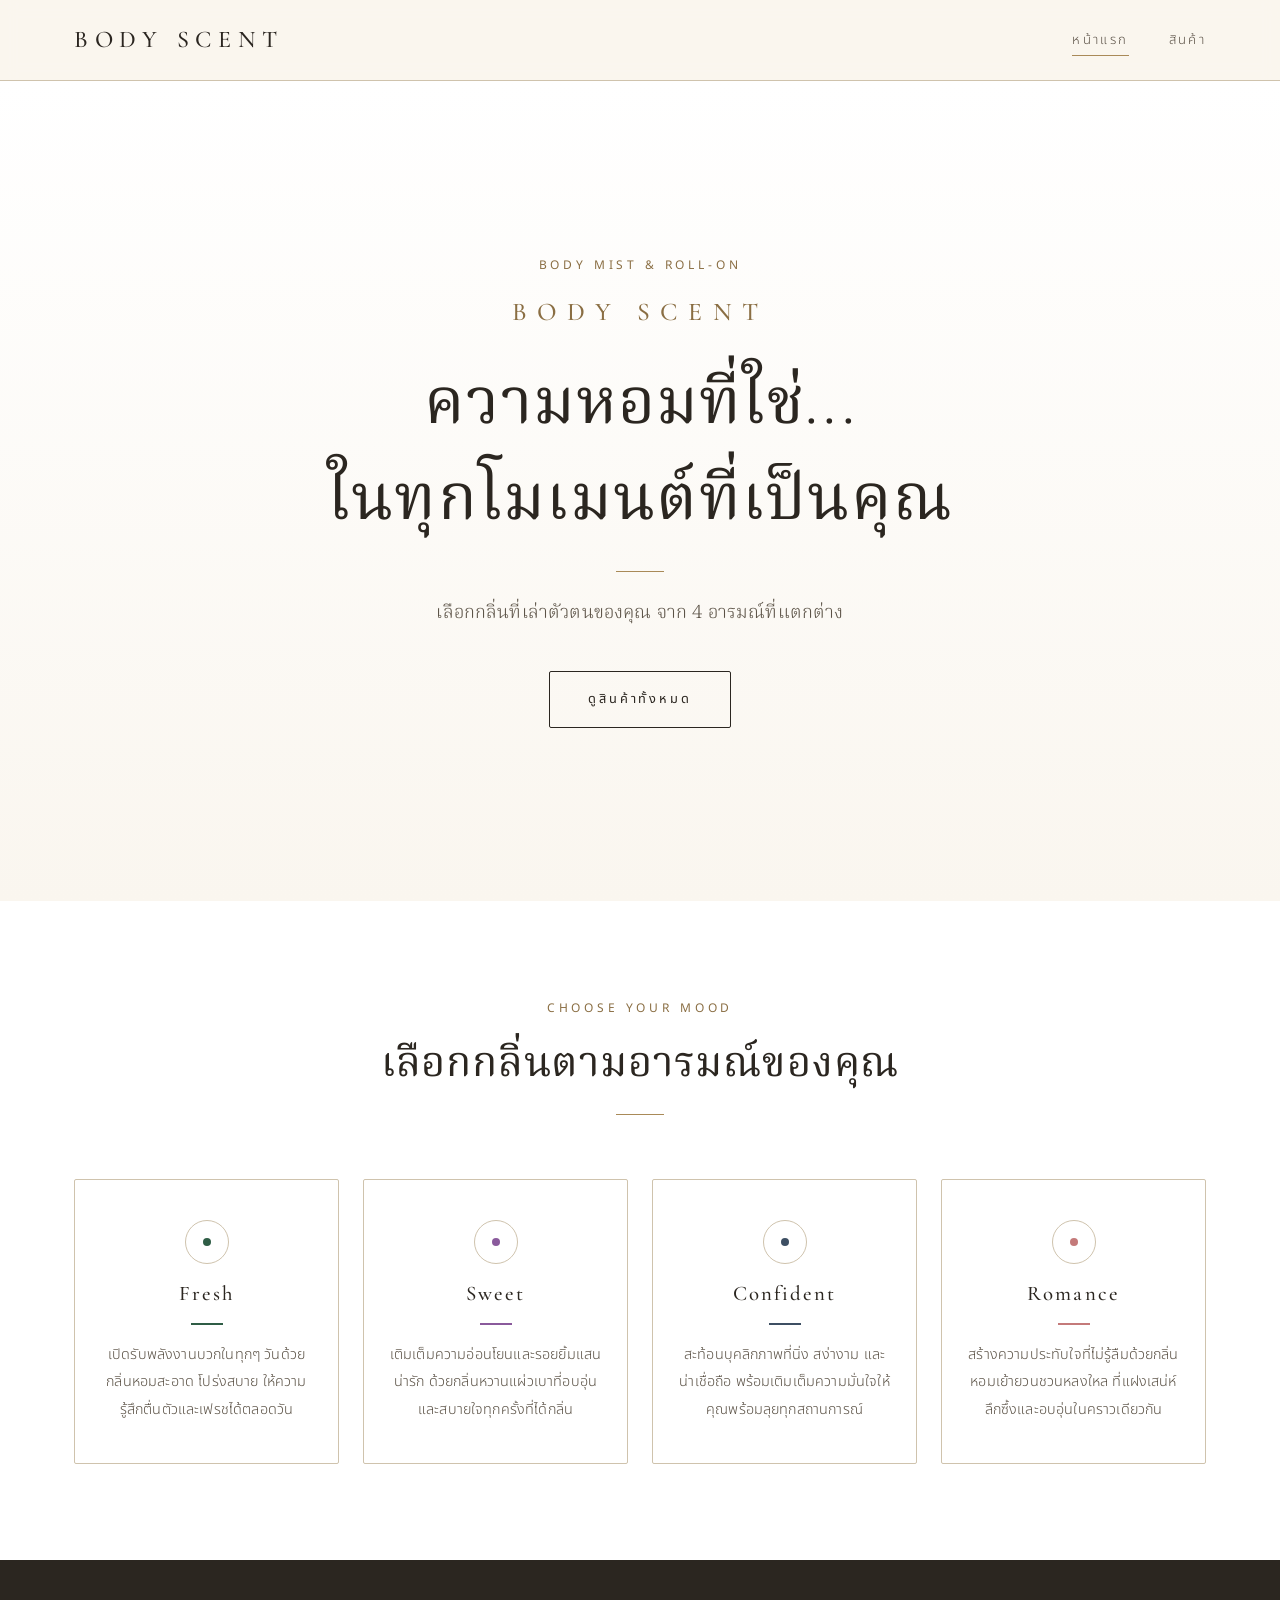
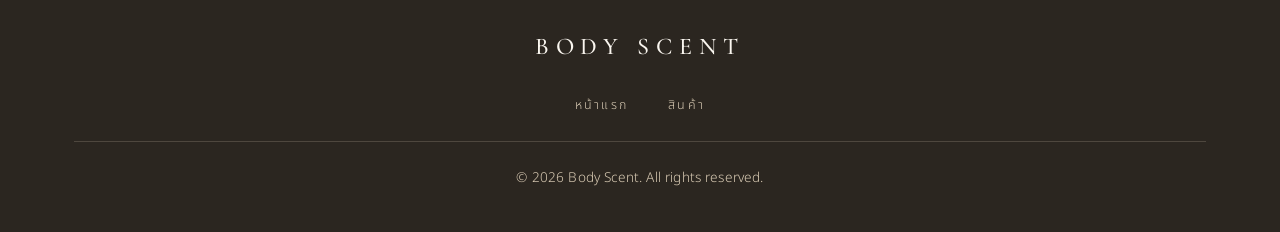
<file: index.html>
<!DOCTYPE html>
<html lang="th">
<head>
  <meta charset="UTF-8">
  <meta name="viewport" content="width=device-width, initial-scale=1.0">
  <title>Body Scent | ความหอมที่ใช่... ในทุกโมเมนต์ที่เป็นคุณ</title>
  <meta name="description" content="Body Scent น้ำหอมฉีดตัวและโรลออน 4 อารมณ์กลิ่น Fresh, Sweet, Confident และ Romance ความหอมที่ใช่ ในทุกโมเมนต์ที่เป็นคุณ">
  <link rel="stylesheet" href="style.css">
  <style>
    /* ปรับเฉพาะหน้าแรก: hero เต็มจอ */
    .hero--full {
      display: flex;
      align-items: center;
      justify-content: center;
      min-height: calc(100vh - 80px);
      min-height: calc(100svh - 80px);
      padding: var(--space-6) 0;
    }

    .hero__brand {
      display: block;
      margin-bottom: var(--space-3);
      font-family: var(--font-serif);
      font-size: 0.4em;
      font-weight: 500;
      letter-spacing: 0.4em;
      text-transform: uppercase;
      color: var(--color-accent-dark);
    }

    .hero--full h1 {
      line-height: 1.5;
    }

    .mood-card {
      display: block;
    }

    .mood-card .mood-icon {
      margin-bottom: var(--space-1);
    }

    .mood-card h3 {
      margin-top: var(--space-1);
      margin-bottom: 0;
    }

    @media (max-width: 768px) {
      .site-header { position: static; }
      .hero--full {
        min-height: calc(100vh - 120px);
        min-height: calc(100svh - 120px);
      }
    }
  </style>
</head>
<body>

  <!-- Header -->
  <header class="site-header">
    <div class="container site-header__inner">
      <a href="index.html" class="logo">Body Scent</a>
      <nav class="nav">
        <a href="index.html" class="is-active">หน้าแรก</a>
        <a href="product.html">สินค้า</a>
      </nav>
    </div>
  </header>

  <main>
    <!-- Hero -->
    <section class="hero hero--full">
      <div class="container">
        <span class="eyebrow">Body Mist &amp; Roll-on</span>
        <h1>
          <span class="hero__brand">Body Scent</span>
          ความหอมที่ใช่...<br>ในทุกโมเมนต์ที่เป็นคุณ
        </h1>
        <hr class="divider">
        <p class="lead">เลือกกลิ่นที่เล่าตัวตนของคุณ จาก 4 อารมณ์ที่แตกต่าง</p>
        <a href="product.html" class="btn">ดูสินค้าทั้งหมด</a>
      </div>
    </section>

    <!-- Moods -->
    <section class="section section--white" id="moods">
      <div class="container">
        <div class="section-header">
          <span class="eyebrow">Choose Your Mood</span>
          <h2>เลือกกลิ่นตามอารมณ์ของคุณ</h2>
          <hr class="divider">
        </div>

        <div class="mood-list">
          <a href="product.html?mood=fresh" class="mood-card mood-fresh">
            <span class="mood-icon" aria-hidden="true"></span>
            <h3>Fresh</h3>
            <span class="mood-underline mood-underline--center"></span>
            <p>เปิดรับพลังงานบวกในทุกๆ วันด้วยกลิ่นหอมสะอาด โปร่งสบาย ให้ความรู้สึกตื่นตัวและเฟรชได้ตลอดวัน</p>
          </a>

          <a href="product.html?mood=sweet" class="mood-card mood-sweet">
            <span class="mood-icon" aria-hidden="true"></span>
            <h3>Sweet</h3>
            <span class="mood-underline mood-underline--center"></span>
            <p>เติมเต็มความอ่อนโยนและรอยยิ้มแสนน่ารัก ด้วยกลิ่นหวานแผ่วเบาที่อบอุ่นและสบายใจทุกครั้งที่ได้กลิ่น</p>
          </a>

          <a href="product.html?mood=confident" class="mood-card mood-confident">
            <span class="mood-icon" aria-hidden="true"></span>
            <h3>Confident</h3>
            <span class="mood-underline mood-underline--center"></span>
            <p>สะท้อนบุคลิกภาพที่นิ่ง สง่างาม และน่าเชื่อถือ พร้อมเติมเต็มความมั่นใจให้คุณพร้อมลุยทุกสถานการณ์</p>
          </a>

          <a href="product.html?mood=romance" class="mood-card mood-romance">
            <span class="mood-icon" aria-hidden="true"></span>
            <h3>Romance</h3>
            <span class="mood-underline mood-underline--center"></span>
            <p>สร้างความประทับใจที่ไม่รู้ลืมด้วยกลิ่นหอมเย้ายวนชวนหลงใหล ที่แฝงเสน่ห์ลึกซึ้งและอบอุ่นในคราวเดียวกัน</p>
          </a>
        </div>
      </div>
    </section>
  </main>

  <!-- Footer -->
  <footer class="site-footer">
    <div class="container">
      <div class="logo">Body Scent</div>
      <nav class="footer-links">
        <a href="index.html">หน้าแรก</a>
        <a href="product.html">สินค้า</a>
      </nav>
      <p class="footer-note">&copy; 2026 Body Scent. All rights reserved.</p>
    </div>
  </footer>

  <script src="script.js"></script>
</body>
</html>
</file>
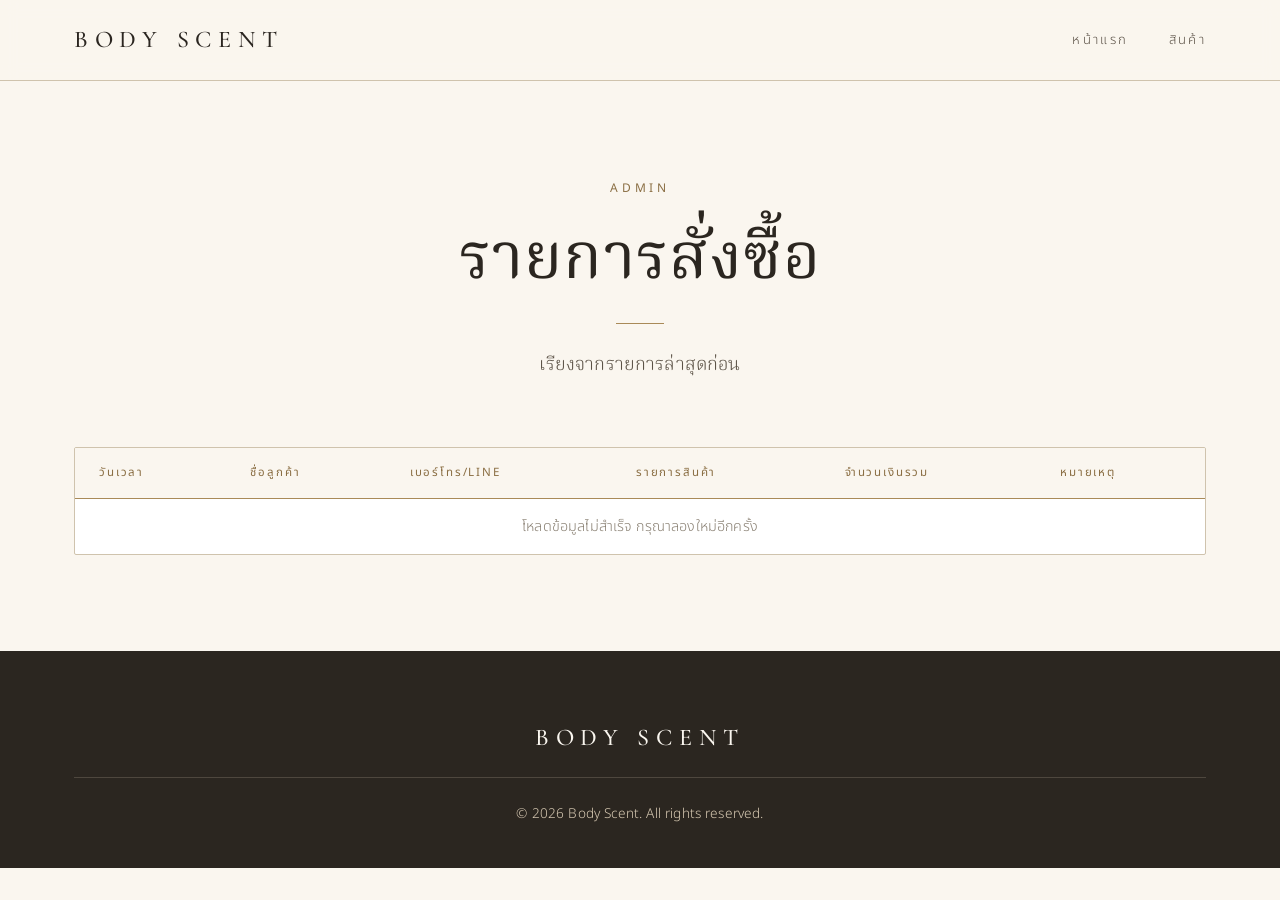
<file: admin.html>
<!DOCTYPE html>
<html lang="th">
<head>
  <meta charset="UTF-8">
  <meta name="viewport" content="width=device-width, initial-scale=1.0">
  <meta name="robots" content="noindex, nofollow">
  <title>รายการสั่งซื้อ | Body Scent Admin</title>
  <link rel="stylesheet" href="style.css">
  <style>
    .table-wrap {
      overflow-x: auto;
      background: var(--color-white);
      border: 1px solid var(--color-line);
      border-radius: var(--radius);
    }

    #ordersTable {
      width: 100%;
      min-width: 820px;
      border-collapse: collapse;
      font-size: 0.9rem;
      line-height: 1.6;
    }

    #ordersTable th,
    #ordersTable td {
      padding: var(--space-2) var(--space-3);
      text-align: left;
      vertical-align: top;
      border-bottom: 1px solid var(--color-line);
    }

    #ordersTable thead th {
      font-size: 0.72rem;
      font-weight: 400;
      letter-spacing: 0.16em;
      text-transform: uppercase;
      white-space: nowrap;
      color: var(--color-accent-dark);
      background: var(--color-cream);
      border-bottom: 1px solid var(--color-accent);
    }

    #ordersTable tbody tr:last-child td {
      border-bottom: 0;
    }

    #ordersTable tbody tr:hover {
      background: var(--color-cream);
    }

    #ordersTable td:nth-child(1) { white-space: nowrap; }
    #ordersTable td:nth-child(5) {
      white-space: nowrap;
      font-family: var(--font-serif);
      font-size: 1.05rem;
      color: var(--color-accent-dark);
    }

    @media (max-width: 768px) {
      .site-header { position: static; }
    }
  </style>
</head>
<body>

  <!-- Header -->
  <header class="site-header">
    <div class="container site-header__inner">
      <a href="index.html" class="logo">Body Scent</a>
      <nav class="nav">
        <a href="index.html">หน้าแรก</a>
        <a href="product.html">สินค้า</a>
      </nav>
    </div>
  </header>

  <main>
    <section class="section">
      <div class="container">
        <div class="section-header">
          <span class="eyebrow">Admin</span>
          <h1>รายการสั่งซื้อ</h1>
          <hr class="divider">
          <p class="lead">เรียงจากรายการล่าสุดก่อน</p>
        </div>

        <div class="table-wrap">
          <table id="ordersTable">
            <thead>
              <tr>
                <th>วันเวลา</th>
                <th>ชื่อลูกค้า</th>
                <th>เบอร์โทร/Line</th>
                <th>รายการสินค้า</th>
                <th>จำนวนเงินรวม</th>
                <th>หมายเหตุ</th>
              </tr>
            </thead>
            <tbody></tbody>
          </table>
        </div>
      </div>
    </section>
  </main>

  <!-- Footer -->
  <footer class="site-footer">
    <div class="container">
      <div class="logo">Body Scent</div>
      <p class="footer-note">&copy; 2026 Body Scent. All rights reserved.</p>
    </div>
  </footer>

  <script src="script.js"></script>
</body>
</html>
</file>
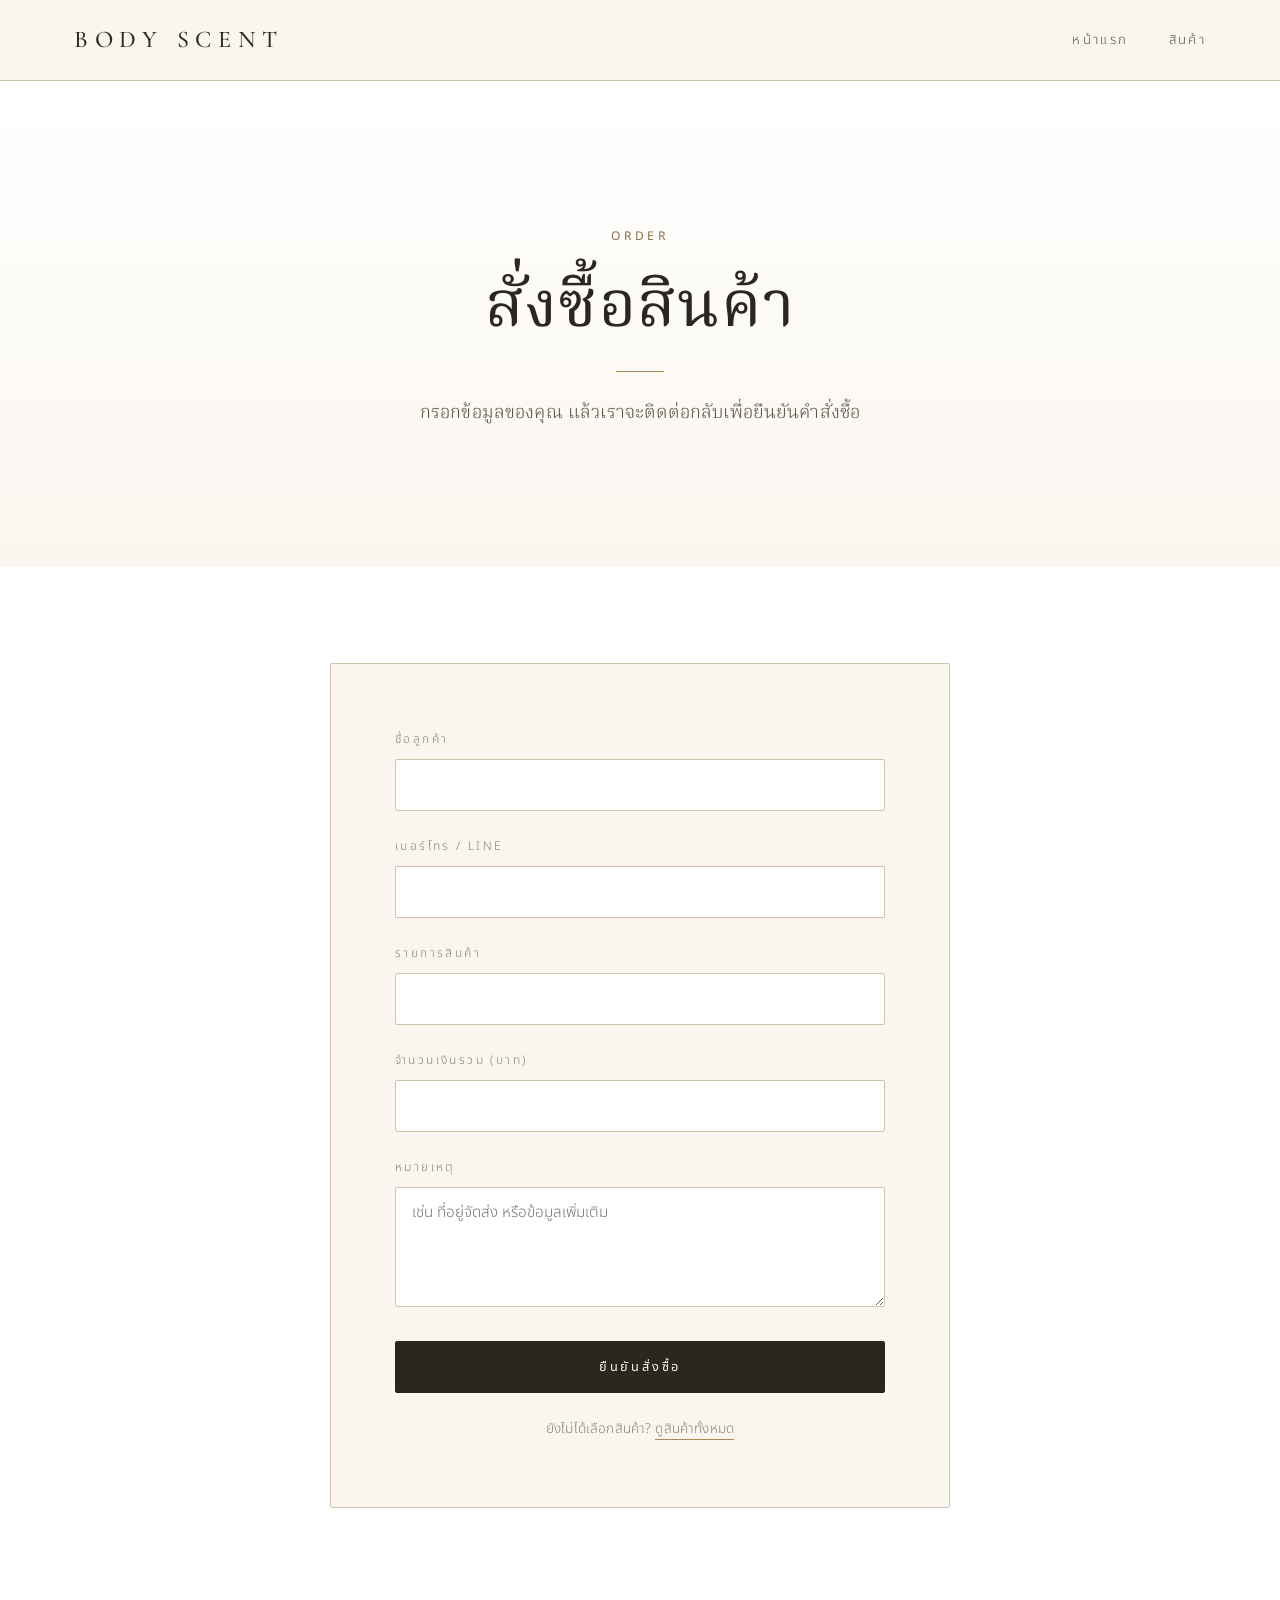
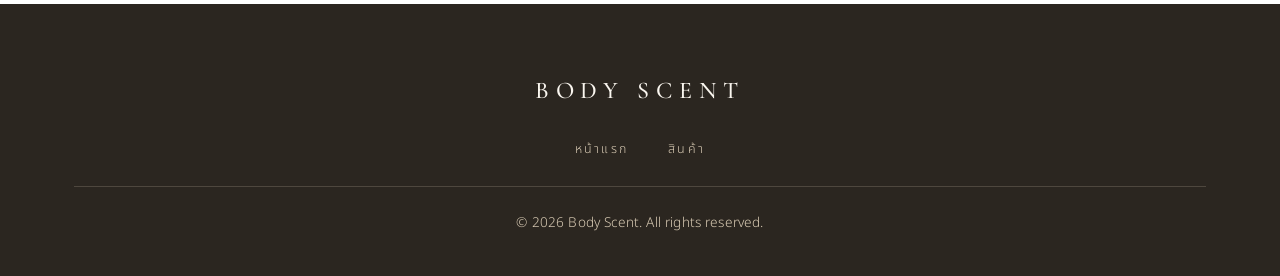
<file: order.html>
<!DOCTYPE html>
<html lang="th">
<head>
  <meta charset="UTF-8">
  <meta name="viewport" content="width=device-width, initial-scale=1.0">
  <title>สั่งซื้อสินค้า | Body Scent</title>
  <link rel="stylesheet" href="style.css">
  <style>
    .order-wrap {
      max-width: 620px;
      margin: 0 auto;
      padding: var(--space-5);
      background: var(--color-cream);
      border: 1px solid var(--color-line);
      border-radius: var(--radius);
    }

    .order-wrap .textarea {
      min-height: 120px;
      resize: vertical;
    }

    .order-hint {
      margin: var(--space-3) 0 0;
      font-size: 0.85rem;
      text-align: center;
      color: var(--color-ink-muted);
    }

    .order-hint a {
      border-bottom: 1px solid var(--color-accent);
    }

    @media (max-width: 768px) {
      .site-header { position: static; }
      .order-wrap { padding: var(--space-3); }
    }
  </style>
</head>
<body>

  <!-- Header -->
  <header class="site-header">
    <div class="container site-header__inner">
      <a href="index.html" class="logo">Body Scent</a>
      <nav class="nav">
        <a href="index.html">หน้าแรก</a>
        <a href="product.html">สินค้า</a>
      </nav>
    </div>
  </header>

  <main>
    <!-- Page title -->
    <section class="hero">
      <div class="container">
        <span class="eyebrow">Order</span>
        <h1>สั่งซื้อสินค้า</h1>
        <hr class="divider">
        <p class="lead">กรอกข้อมูลของคุณ แล้วเราจะติดต่อกลับเพื่อยืนยันคำสั่งซื้อ</p>
      </div>
    </section>

    <!-- Form -->
    <section class="section section--white">
      <div class="container">
        <div class="order-wrap">
          <form id="orderForm">
            <div class="field">
              <label for="customerName">ชื่อลูกค้า</label>
              <input class="input" type="text" id="customerName" name="customerName" autocomplete="name" required>
            </div>

            <div class="field">
              <label for="contact">เบอร์โทร / Line</label>
              <input class="input" type="text" id="contact" name="contact" autocomplete="tel" required>
            </div>

            <div class="field">
              <label for="items">รายการสินค้า</label>
              <input class="input" type="text" id="items" name="items" required>
            </div>

            <div class="field">
              <label for="total">จำนวนเงินรวม (บาท)</label>
              <input class="input" type="text" id="total" name="total" inputmode="numeric" required>
            </div>

            <div class="field">
              <label for="note">หมายเหตุ</label>
              <textarea class="textarea" id="note" name="note" placeholder="เช่น ที่อยู่จัดส่ง หรือข้อมูลเพิ่มเติม"></textarea>
            </div>

            <button type="submit" class="btn btn--solid btn--block">ยืนยันสั่งซื้อ</button>
          </form>

          <p class="order-hint">ยังไม่ได้เลือกสินค้า? <a href="product.html">ดูสินค้าทั้งหมด</a></p>
        </div>
      </div>
    </section>
  </main>

  <!-- Footer -->
  <footer class="site-footer">
    <div class="container">
      <div class="logo">Body Scent</div>
      <nav class="footer-links">
        <a href="index.html">หน้าแรก</a>
        <a href="product.html">สินค้า</a>
      </nav>
      <p class="footer-note">&copy; 2026 Body Scent. All rights reserved.</p>
    </div>
  </footer>

  <script src="script.js"></script>
</body>
</html>
</file>
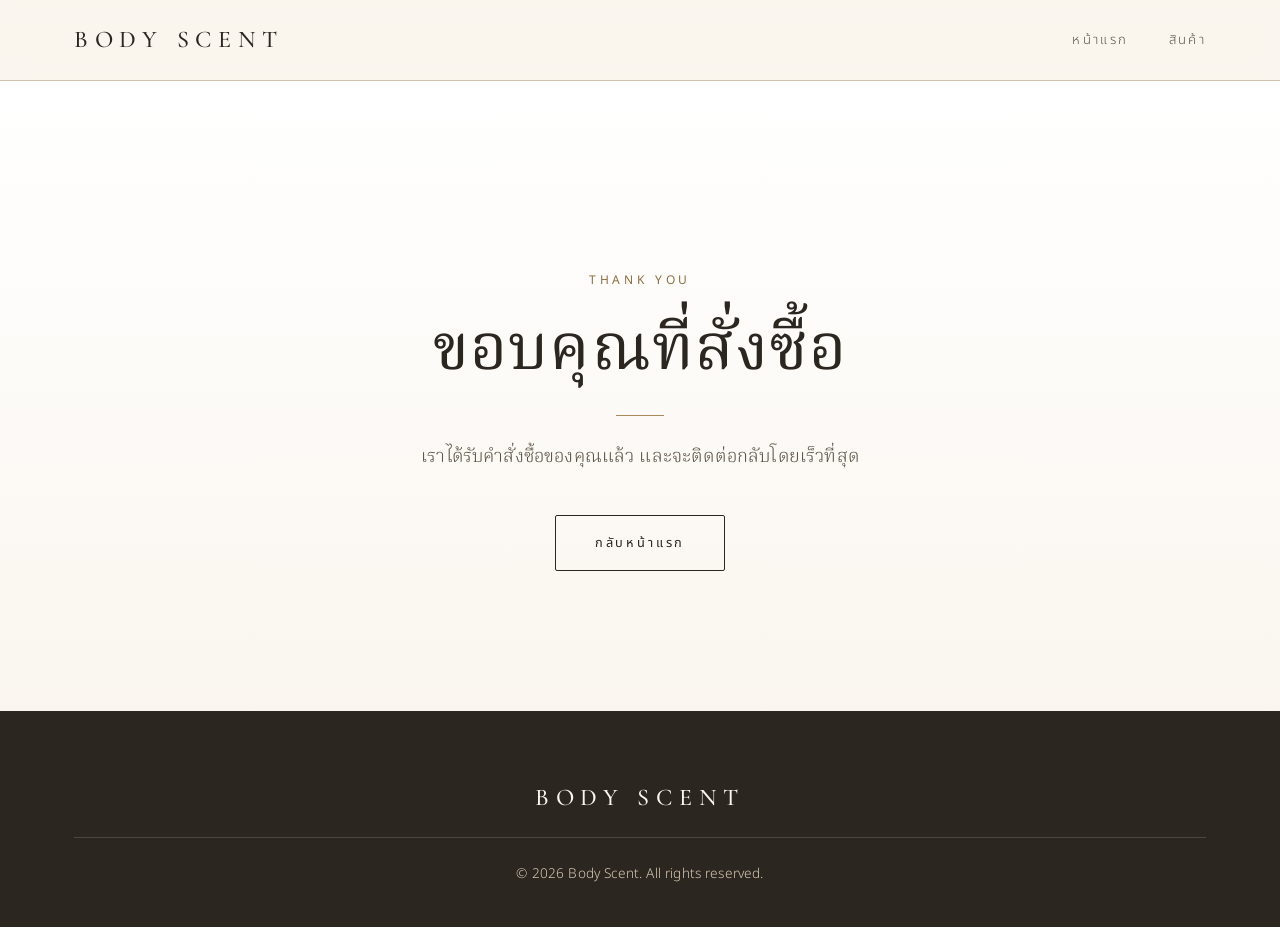
<file: thankyou.html>
<!DOCTYPE html>
<html lang="th">
<head>
  <meta charset="UTF-8">
  <meta name="viewport" content="width=device-width, initial-scale=1.0">
  <title>ขอบคุณที่สั่งซื้อ | Body Scent</title>
  <link rel="stylesheet" href="style.css">
  <style>
    body {
      display: flex;
      flex-direction: column;
      min-height: 100vh;
    }

    main { flex: 1; }

    .thanks {
      display: flex;
      align-items: center;
      justify-content: center;
      min-height: 70vh;
    }

    @media (max-width: 768px) {
      .site-header { position: static; }
    }
  </style>
</head>
<body>

  <!-- Header -->
  <header class="site-header">
    <div class="container site-header__inner">
      <a href="index.html" class="logo">Body Scent</a>
      <nav class="nav">
        <a href="index.html">หน้าแรก</a>
        <a href="product.html">สินค้า</a>
      </nav>
    </div>
  </header>

  <main>
    <section class="hero thanks">
      <div class="container">
        <span class="eyebrow">Thank You</span>
        <h1>ขอบคุณที่สั่งซื้อ</h1>
        <hr class="divider">
        <p class="lead">เราได้รับคำสั่งซื้อของคุณแล้ว และจะติดต่อกลับโดยเร็วที่สุด</p>
        <a href="index.html" class="btn">กลับหน้าแรก</a>
      </div>
    </section>
  </main>

  <!-- Footer -->
  <footer class="site-footer">
    <div class="container">
      <div class="logo">Body Scent</div>
      <p class="footer-note">&copy; 2026 Body Scent. All rights reserved.</p>
    </div>
  </footer>

</body>
</html>
</file>
<file: style.css>
/* ==========================================================
   Body Scent — Premium Minimal Theme
   ขาว-ครีม-เบจเข้ม / accent ทอง-บรอนซ์อ่อน
   ========================================================== */

@import url("https://fonts.googleapis.com/css2?family=Cormorant+Garamond:wght@400;500;600&family=Noto+Sans+Thai:wght@300;400;500&family=Noto+Serif+Thai:wght@300;400;500;600&display=swap");

/* ---------- Design tokens ---------- */
:root {
  /* พื้นหลัง */
  --color-white: #ffffff;
  --color-cream: #faf6ef;
  --color-cream-deep: #f1e9dc;
  --color-beige: #d9cbb4;
  --color-beige-dark: #8c7a62;

  /* ตัวอักษร */
  --color-ink: #2b2620;
  --color-ink-soft: #5b5246;
  --color-ink-muted: #8a8174;

  /* accent ทอง/บรอนซ์อ่อน */
  --color-accent: #a98a58;
  --color-accent-dark: #8a6e43;
  --color-accent-soft: #e6d9bf;

  /* เส้นขอบบางๆ */
  --color-line: #cfc3ad;
  --color-line-strong: #2b2620;

  /* สี mood (ใช้เป็นจุดเล็กๆ เท่านั้น) */
  --mood-fresh: #2f5d46;
  --mood-sweet: #8a5a9c;
  --mood-confident: #3d4f63;
  --mood-romance: #c47a7a;

  /* ฟอนต์ */
  --font-serif: "Cormorant Garamond", "Noto Serif Thai", Georgia, "Times New Roman", serif;
  --font-serif-th: "Noto Serif Thai", "Cormorant Garamond", Georgia, serif;
  --font-sans: "Noto Sans Thai", "Helvetica Neue", Arial, sans-serif;

  /* spacing */
  --space-1: 0.5rem;
  --space-2: 1rem;
  --space-3: 1.5rem;
  --space-4: 2.5rem;
  --space-5: 4rem;
  --space-6: 6rem;
  --space-7: 9rem;

  --container: 1180px;
  --radius: 2px;
  --transition: 0.35s ease;
}

/* ---------- Reset ---------- */
*,
*::before,
*::after {
  box-sizing: border-box;
}

html {
  scroll-behavior: smooth;
  -webkit-text-size-adjust: 100%;
}

body {
  margin: 0;
  background: var(--color-cream);
  color: var(--color-ink);
  font-family: var(--font-sans);
  font-weight: 300;
  font-size: 1rem;
  line-height: 1.9;
  letter-spacing: 0.01em;
  -webkit-font-smoothing: antialiased;
}

img {
  display: block;
  max-width: 100%;
  height: auto;
}

a {
  color: inherit;
  text-decoration: none;
  transition: color var(--transition);
}

a:hover {
  color: var(--color-accent-dark);
}

ul {
  margin: 0;
  padding: 0;
  list-style: none;
}

::selection {
  background: var(--color-accent-soft);
  color: var(--color-ink);
}

:focus-visible {
  outline: 1px solid var(--color-accent-dark);
  outline-offset: 4px;
}

/* ---------- Typography ---------- */
h1,
h2,
h3,
h4 {
  margin: 0 0 var(--space-2);
  font-family: var(--font-serif);
  font-weight: 500;
  line-height: 1.3;
  color: var(--color-ink);
  letter-spacing: 0.02em;
}

h1 { font-size: clamp(2.4rem, 5vw, 4rem); font-weight: 400; }
h2 { font-size: clamp(1.8rem, 3.4vw, 2.6rem); font-weight: 400; }
h3 { font-size: 1.35rem; }
h4 { font-size: 1.05rem; }

p {
  margin: 0 0 var(--space-3);
  color: var(--color-ink-soft);
}

.eyebrow {
  display: block;
  margin-bottom: var(--space-2);
  font-family: var(--font-sans);
  font-size: 0.75rem;
  font-weight: 400;
  letter-spacing: 0.32em;
  text-transform: uppercase;
  color: var(--color-accent-dark);
}

.lead {
  font-family: var(--font-serif-th);
  font-size: 1.15rem;
  font-weight: 300;
  color: var(--color-ink-soft);
}

.text-center { text-align: center; }
.text-muted { color: var(--color-ink-muted); }

/* เส้นทองเล็กๆ ใต้หัวข้อ */
.divider {
  display: block;
  width: 48px;
  height: 1px;
  margin: var(--space-3) auto;
  background: var(--color-accent);
  border: 0;
}

.divider--left { margin-left: 0; }

/* ---------- Layout ---------- */
.container {
  width: 100%;
  max-width: var(--container);
  margin: 0 auto;
  padding: 0 var(--space-3);
}

.section {
  padding: var(--space-6) 0;
}

.section--white { background: var(--color-white); }
.section--cream-deep { background: var(--color-cream-deep); }

.section-header {
  max-width: 640px;
  margin: 0 auto var(--space-5);
  text-align: center;
}

.grid {
  display: grid;
  gap: var(--space-4);
}

.grid--2 { grid-template-columns: repeat(2, 1fr); }
.grid--3 { grid-template-columns: repeat(3, 1fr); }
.grid--4 { grid-template-columns: repeat(4, 1fr); }

/* ---------- Header / Nav ---------- */
.site-header {
  position: sticky;
  top: 0;
  z-index: 100;
  background: rgba(250, 246, 239, 0.94);
  backdrop-filter: blur(8px);
  border-bottom: 1px solid var(--color-line);
}

.site-header__inner {
  display: flex;
  align-items: center;
  justify-content: space-between;
  min-height: 80px;
}

.logo {
  font-family: var(--font-serif);
  font-size: 1.5rem;
  font-weight: 500;
  letter-spacing: 0.28em;
  text-transform: uppercase;
  color: var(--color-ink);
}

.nav {
  display: flex;
  gap: var(--space-4);
}

.nav a {
  position: relative;
  padding: 0.25rem 0;
  font-size: 0.82rem;
  letter-spacing: 0.18em;
  text-transform: uppercase;
  color: var(--color-ink-soft);
}

.nav a::after {
  content: "";
  position: absolute;
  left: 0;
  bottom: 0;
  width: 0;
  height: 1px;
  background: var(--color-accent);
  transition: width var(--transition);
}

.nav a:hover::after,
.nav a.is-active::after {
  width: 100%;
}

/* ---------- Buttons (เส้นบาง ไม่ฉูดฉาด) ---------- */
.btn {
  display: inline-block;
  padding: 0.95rem 2.4rem;
  font-family: var(--font-sans);
  font-size: 0.8rem;
  font-weight: 400;
  letter-spacing: 0.22em;
  text-transform: uppercase;
  text-align: center;
  color: var(--color-ink);
  background: transparent;
  border: 1px solid var(--color-line-strong);
  border-radius: var(--radius);
  cursor: pointer;
  transition: background var(--transition), color var(--transition), border-color var(--transition);
}

.btn:hover {
  background: var(--color-ink);
  color: var(--color-cream);
}

.btn--accent {
  border-color: var(--color-accent-dark);
  color: var(--color-accent-dark);
}

.btn--accent:hover {
  background: var(--color-accent-dark);
  border-color: var(--color-accent-dark);
  color: var(--color-white);
}

.btn--solid {
  background: var(--color-ink);
  color: var(--color-cream);
}

.btn--solid:hover {
  background: var(--color-accent-dark);
  border-color: var(--color-accent-dark);
}

.btn--small {
  padding: 0.65rem 1.4rem;
  font-size: 0.72rem;
}

.btn--block { display: block; width: 100%; }

/* ---------- Hero ---------- */
.hero {
  padding: var(--space-7) 0 var(--space-6);
  text-align: center;
  background: linear-gradient(180deg, var(--color-white) 0%, var(--color-cream) 100%);
}

.hero h1 {
  max-width: 760px;
  margin: 0 auto var(--space-3);
}

.hero .lead {
  max-width: 560px;
  margin: 0 auto var(--space-4);
}

/* ---------- Mood dot (แตะสีเล็กๆ เท่านั้น) ---------- */
.mood-fresh     { --mood: var(--mood-fresh); }
.mood-sweet     { --mood: var(--mood-sweet); }
.mood-confident { --mood: var(--mood-confident); }
.mood-romance   { --mood: var(--mood-romance); }

.mood-dot {
  display: inline-block;
  width: 8px;
  height: 8px;
  margin-right: 0.6rem;
  border-radius: 50%;
  background: var(--mood, var(--color-accent));
  vertical-align: middle;
}

.mood-label {
  display: inline-flex;
  align-items: center;
  font-size: 0.72rem;
  letter-spacing: 0.26em;
  text-transform: uppercase;
  color: var(--color-ink-muted);
}

/* เส้นสั้นสี mood ใต้หัวข้อ */
.mood-underline {
  display: block;
  width: 32px;
  height: 2px;
  margin: var(--space-2) 0;
  background: var(--mood, var(--color-accent));
}

.text-center .mood-underline,
.mood-underline--center { margin-left: auto; margin-right: auto; }

/* ไอคอนวงกลมเส้นบาง มีจุด mood ตรงกลาง */
.mood-icon {
  display: inline-flex;
  align-items: center;
  justify-content: center;
  width: 44px;
  height: 44px;
  border: 1px solid var(--color-line);
  border-radius: 50%;
}

.mood-icon::before {
  content: "";
  width: 8px;
  height: 8px;
  border-radius: 50%;
  background: var(--mood, var(--color-accent));
}

/* ---------- Mood selector ---------- */
.mood-list {
  display: grid;
  grid-template-columns: repeat(4, 1fr);
  gap: var(--space-3);
}

.mood-card {
  padding: var(--space-4) var(--space-3);
  text-align: center;
  background: var(--color-white);
  border: 1px solid var(--color-line);
  border-radius: var(--radius);
  transition: border-color var(--transition), transform var(--transition);
}

.mood-card:hover {
  border-color: var(--color-accent);
  transform: translateY(-3px);
}

.mood-card h3 {
  margin-top: var(--space-2);
  font-size: 1.3rem;
  letter-spacing: 0.1em;
}

.mood-card p {
  margin: 0;
  font-size: 0.9rem;
}

/* ---------- Filter / Tabs ---------- */
.filters {
  display: flex;
  flex-wrap: wrap;
  justify-content: center;
  gap: var(--space-1) var(--space-3);
  margin-bottom: var(--space-5);
}

.filter-btn {
  padding: 0.5rem 0.2rem;
  font-family: var(--font-sans);
  font-size: 0.78rem;
  letter-spacing: 0.2em;
  text-transform: uppercase;
  color: var(--color-ink-muted);
  background: none;
  border: 0;
  border-bottom: 1px solid transparent;
  cursor: pointer;
  transition: color var(--transition), border-color var(--transition);
}

.filter-btn:hover { color: var(--color-ink); }

.filter-btn.is-active {
  color: var(--color-ink);
  border-bottom-color: var(--color-accent);
}

/* ---------- Product grid & card ---------- */
.product-grid {
  display: grid;
  grid-template-columns: repeat(4, 1fr);
  gap: var(--space-4) var(--space-3);
}

.product-card {
  display: flex;
  flex-direction: column;
  background: var(--color-white);
  border: 1px solid var(--color-line);
  border-radius: var(--radius);
  transition: border-color var(--transition), box-shadow var(--transition);
}

.product-card:hover {
  border-color: var(--color-accent);
  box-shadow: 0 14px 34px rgba(60, 48, 30, 0.08);
}

.product-card__image {
  aspect-ratio: 1 / 1;
  overflow: hidden;
  background: var(--color-cream-deep);
}

.product-card__image img {
  width: 100%;
  height: 100%;
  object-fit: cover;
  transition: transform 0.7s ease;
}

.product-card:hover .product-card__image img {
  transform: scale(1.04);
}

.product-card__body {
  display: flex;
  flex: 1;
  flex-direction: column;
  padding: var(--space-3);
}

.product-card__mood {
  margin-bottom: var(--space-1);
}

.product-card__name {
  margin-bottom: var(--space-1);
  font-size: 1.15rem;
  line-height: 1.5;
}

.product-card__meta {
  margin-bottom: var(--space-2);
  font-size: 0.8rem;
  letter-spacing: 0.14em;
  text-transform: uppercase;
  color: var(--color-ink-muted);
}

.product-card__desc {
  flex: 1;
  margin-bottom: var(--space-3);
  font-size: 0.88rem;
  line-height: 1.8;
}

.product-card__footer {
  display: flex;
  align-items: center;
  justify-content: space-between;
  gap: var(--space-2);
  padding-top: var(--space-2);
  border-top: 1px solid var(--color-line);
}

.price {
  font-family: var(--font-serif);
  font-size: 1.4rem;
  font-weight: 500;
  color: var(--color-accent-dark);
}

.price small {
  margin-left: 0.2rem;
  font-family: var(--font-sans);
  font-size: 0.75rem;
  font-weight: 300;
  color: var(--color-ink-muted);
}

/* ---------- Feature / split block ---------- */
.split {
  display: grid;
  grid-template-columns: 1fr 1fr;
  gap: var(--space-6);
  align-items: center;
}

.split__image img {
  width: 100%;
  border: 1px solid var(--color-line);
}

.feature-list li {
  padding: var(--space-2) 0;
  border-bottom: 1px solid var(--color-line);
  font-size: 0.95rem;
  color: var(--color-ink-soft);
}

.feature-list li:first-child {
  border-top: 1px solid var(--color-line);
}

/* ---------- Form ---------- */
.field { margin-bottom: var(--space-3); }

.field label {
  display: block;
  margin-bottom: var(--space-1);
  font-size: 0.75rem;
  letter-spacing: 0.2em;
  text-transform: uppercase;
  color: var(--color-ink-muted);
}

.input,
.select,
.textarea {
  width: 100%;
  padding: 0.85rem 1rem;
  font-family: var(--font-sans);
  font-size: 0.95rem;
  font-weight: 300;
  color: var(--color-ink);
  background: var(--color-white);
  border: 1px solid var(--color-line);
  border-radius: var(--radius);
  transition: border-color var(--transition);
}

.input:focus,
.select:focus,
.textarea:focus {
  outline: none;
  border-color: var(--color-accent-dark);
}

/* ---------- Footer ---------- */
.site-footer {
  padding: var(--space-5) 0 var(--space-4);
  text-align: center;
  color: var(--color-beige);
  background: var(--color-ink);
}

.site-footer .logo { color: var(--color-cream); }

.site-footer p {
  margin: var(--space-2) 0 0;
  font-size: 0.85rem;
  color: var(--color-beige);
}

.site-footer a:hover { color: var(--color-accent-soft); }

.footer-links {
  display: flex;
  justify-content: center;
  flex-wrap: wrap;
  gap: var(--space-1) var(--space-4);
  margin: var(--space-3) 0;
  font-size: 0.78rem;
  letter-spacing: 0.18em;
  text-transform: uppercase;
}

.footer-note {
  padding-top: var(--space-3);
  margin-top: var(--space-4);
  border-top: 1px solid rgba(217, 203, 180, 0.2);
  font-size: 0.75rem;
  color: var(--color-beige-dark);
}

/* ---------- Utilities ---------- */
.mt-0 { margin-top: 0; }
.mt-4 { margin-top: var(--space-4); }
.mb-0 { margin-bottom: 0; }
.mb-4 { margin-bottom: var(--space-4); }
.hidden { display: none !important; }

/* ==========================================================
   Responsive
   ========================================================== */
@media (max-width: 1024px) {
  .product-grid { grid-template-columns: repeat(3, 1fr); }
  .mood-list { grid-template-columns: repeat(2, 1fr); }
  .grid--4 { grid-template-columns: repeat(2, 1fr); }
  .split { gap: var(--space-5); }
}

@media (max-width: 768px) {
  :root {
    --space-5: 3rem;
    --space-6: 4.5rem;
    --space-7: 6rem;
  }

  .section { padding: var(--space-5) 0; }
  .hero { padding: var(--space-6) 0 var(--space-5); }

  .site-header__inner {
    flex-direction: column;
    justify-content: center;
    gap: var(--space-1);
    padding: var(--space-2) 0;
  }

  .nav { gap: var(--space-3); }

  .product-grid { grid-template-columns: repeat(2, 1fr); gap: var(--space-3) var(--space-2); }
  .grid--2,
  .grid--3 { grid-template-columns: 1fr; }
  .split { grid-template-columns: 1fr; }

  .product-card__body { padding: var(--space-2); }
  .product-card__desc { display: none; }
  .product-card__footer { flex-direction: column; align-items: stretch; text-align: center; }
}

@media (max-width: 480px) {
  .container { padding: 0 var(--space-2); }
  .mood-list { grid-template-columns: 1fr; }
  .product-grid { grid-template-columns: 1fr; }
  .product-card__desc { display: block; }
  .btn { width: 100%; }
  .btn--small { width: auto; }
  .filters { gap: var(--space-1) var(--space-2); }
}

@media (prefers-reduced-motion: reduce) {
  * {
    transition: none !important;
    scroll-behavior: auto !important;
  }
}
</file>
